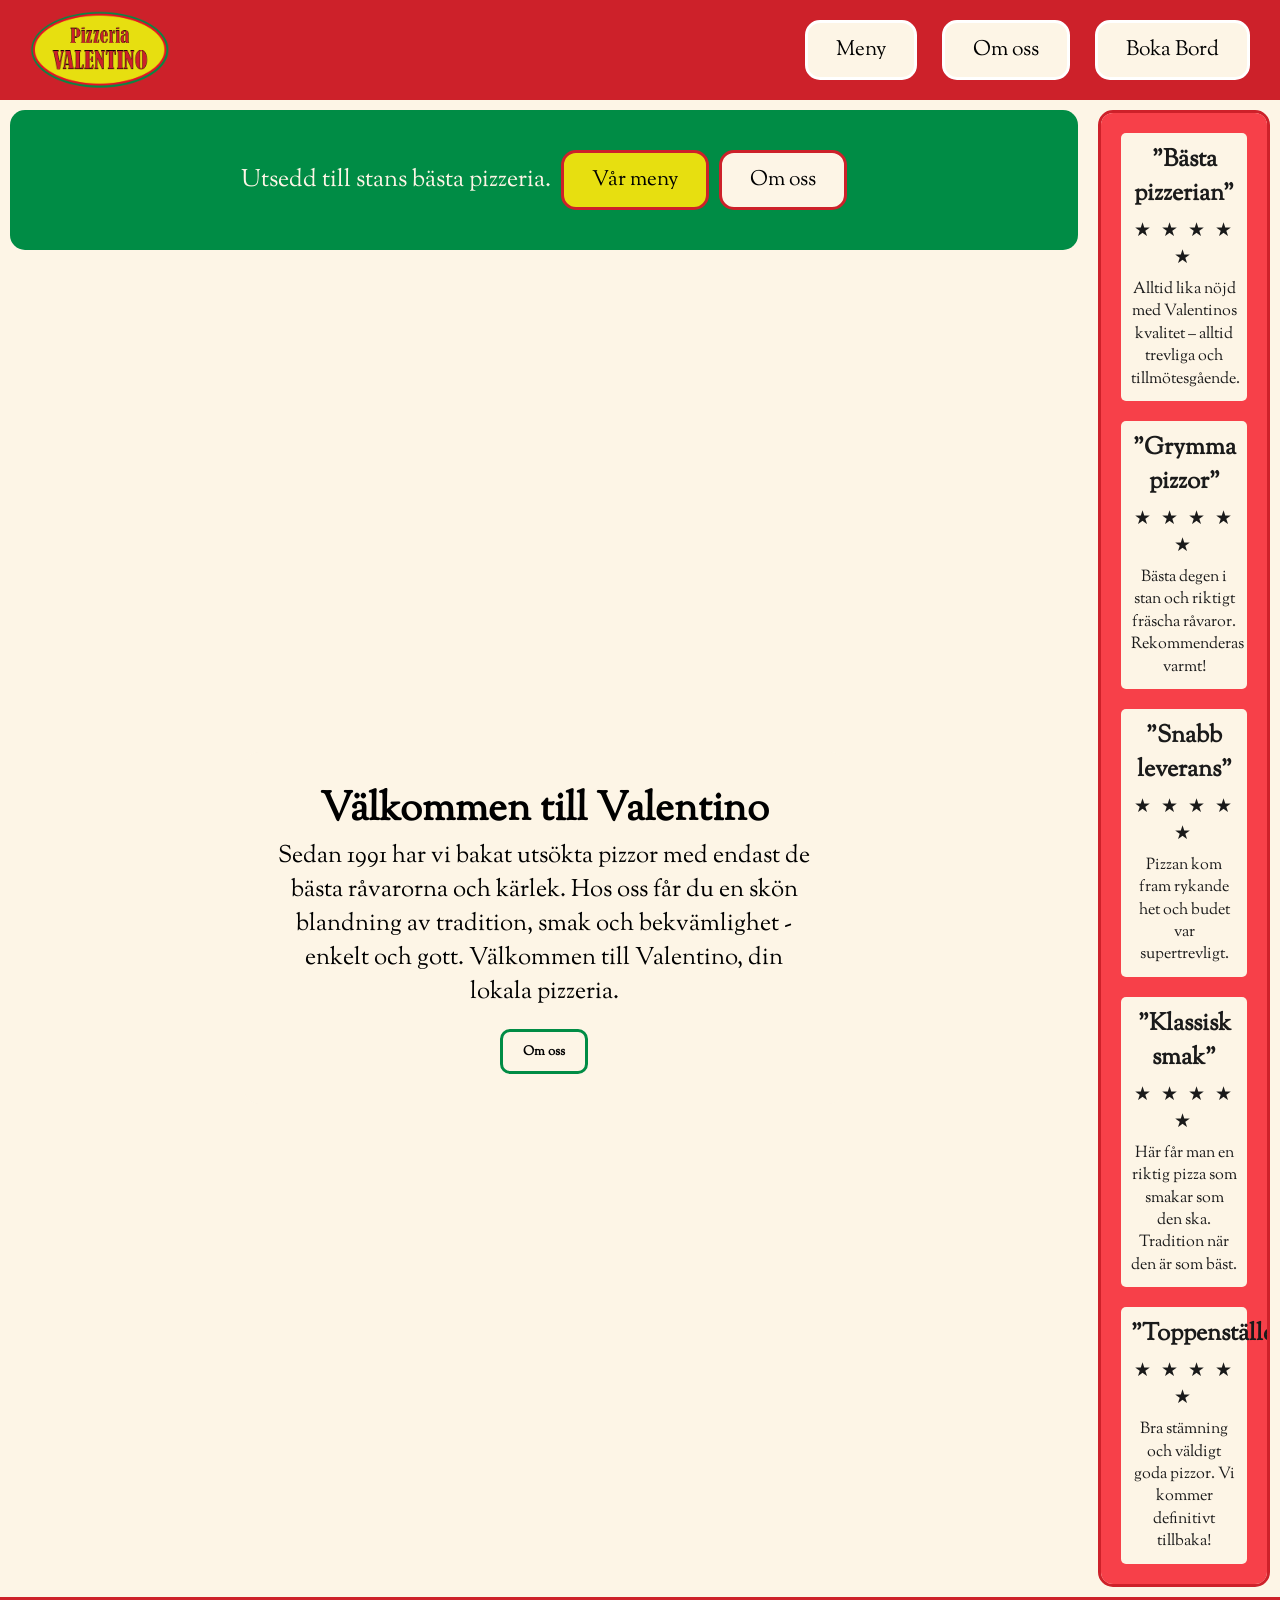
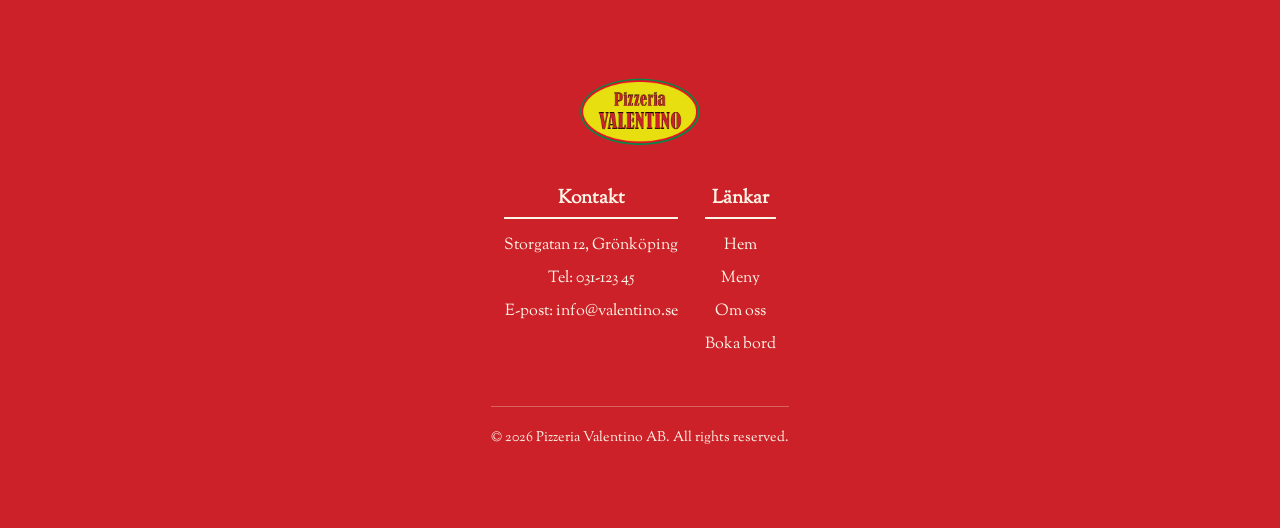
<file: index.html>
<!DOCTYPE html>
<html lang="sv">
<head>
    <meta charset="UTF-8">
    <meta name="viewport" content="width=device-width, initial-scale=1.0">
    <link rel="stylesheet" href="css/style.css">
    <title>Pizzeria Valentino</title>

    <link rel="preconnect" href="https://fonts.googleapis.com">
    <link rel="preconnect" href="https://fonts.gstatic.com" crossorigin>
    <link href="https://fonts.googleapis.com/css2?family=Sorts+Mill+Goudy:ital@0;1&display=swap" rel="stylesheet">
</head>




<body>
    <div class="wrapper">
        <header>
            <a href="index.html" class="logo-link">
                <img src="img/Logotyp.png" alt="Logotyp">
            </a>

            <nav class="desktop-nav">
                <button class="nav-button" onclick="window.location.href='meny.html'">Meny</button>
                <button class="nav-button" onclick="window.location.href='om-oss.html'">Om oss</button>
                <button class="nav-button" onclick="window.location.href='boka-bord.html'">Boka Bord</button>
            </nav>

            <button class="menu-button">☰</button>
        </header>
        <section class="top-section-background">
        <section class="top-section">
            <h2>Utsedd till stans bästa pizzeria.</h2>
            <button id="topsection-order-button" onclick="window.location.href='meny.html'">Vår meny</button>
            <button id="topsection-call-button" onclick="window.location.href='om-oss.html'">Om oss</button>
        </section>
        </section>  

        


        <main>
            <div class="main-content">
                <h1>Välkommen till Valentino</h1>
                <p>Sedan 1991 har vi bakat utsökta pizzor med endast de bästa råvarorna och kärlek. Hos oss får du en skön blandning av tradition, smak
                    och bekvämlighet - enkelt och gott. Välkommen till Valentino, din lokala pizzeria.</p>
                <button id="main-button" onclick="window.location.href='om-oss.html'">Om oss</button>
            </div>
        </main>
        <section id="aside-background">
        <aside class="aside">
            <div class="review-card">
                <h2>"Bästa pizzerian"</h2>
                <div class="stars">★ ★ ★ ★ ★</div>
                <p>Alltid lika nöjd med Valentinos kvalitet – alltid trevliga och tillmötesgående.</p>
            </div>
        
            <div class="review-card">
                <h2>"Grymma pizzor"</h2>
                <div class="stars">★ ★ ★ ★ ★</div>
                <p>Bästa degen i stan och riktigt fräscha råvaror. Rekommenderas varmt!</p>
            </div>
        
            <div class="review-card">
                <h2>"Snabb leverans"</h2>
                <div class="stars">★ ★ ★ ★ ★</div>
                <p>Pizzan kom fram rykande het och budet var supertrevligt.</p>
            </div>
        
            <div class="review-card">
                <h2>"Klassisk smak"</h2>
                <div class="stars">★ ★ ★ ★ ★</div>
                <p>Här får man en riktig pizza som smakar som den ska. Tradition när den är som bäst.</p>
            </div>
        
            <div class="review-card">
                <h2>"Toppenställe!"</h2>
                <div class="stars">★ ★ ★ ★ ★</div>
                <p>Bra stämning och väldigt goda pizzor. Vi kommer definitivt tillbaka!</p>
            </div>
        </aside>
        </section>
        <footer>
            <div class="footer-container">
                <div class="footer-logo">
                    <img src="img/Logotyp.png" alt="Pizzeria Valentino Logotyp">
                </div>
            
                <div class="footer-content">
                    <div class="footer-column">
                        <h3>Kontakt</h3>
                        <p>Storgatan 12, Grönköping</p>
                        <p>Tel: 031-123 45</p>
                        <p>E-post: info@valentino.se</p>
                    </div>
            
                    <div class="footer-column">
                        <h3>Länkar</h3>
                        <a href="index.html">Hem</a>
                        <a href="meny.html">Meny</a>
                        <a href="om-oss.html">Om oss</a>
                        <a href="boka-bord.html">Boka bord</a>
                    </div>
                </div>
            
                <div class="footer-copyright">
                    <p>© 2026 Pizzeria Valentino AB. All rights reserved.</p>
                </div>
            </div>
        </footer>
    </div>

    <div class="fade-layer"></div>
    <nav class="menu">
        <button class="mobile-nav-button" onclick="window.location.href='meny.html'">Meny</button>
        <button class="mobile-nav-button" onclick="window.location.href='om-oss.html'">Om oss</button>
        <button class="mobile-nav-button" onclick="window.location.href='boka-bord.html'">Boka bord</button>
    </nav>

    <script src="js/main.js"></script>
</body>
</html>
</file>
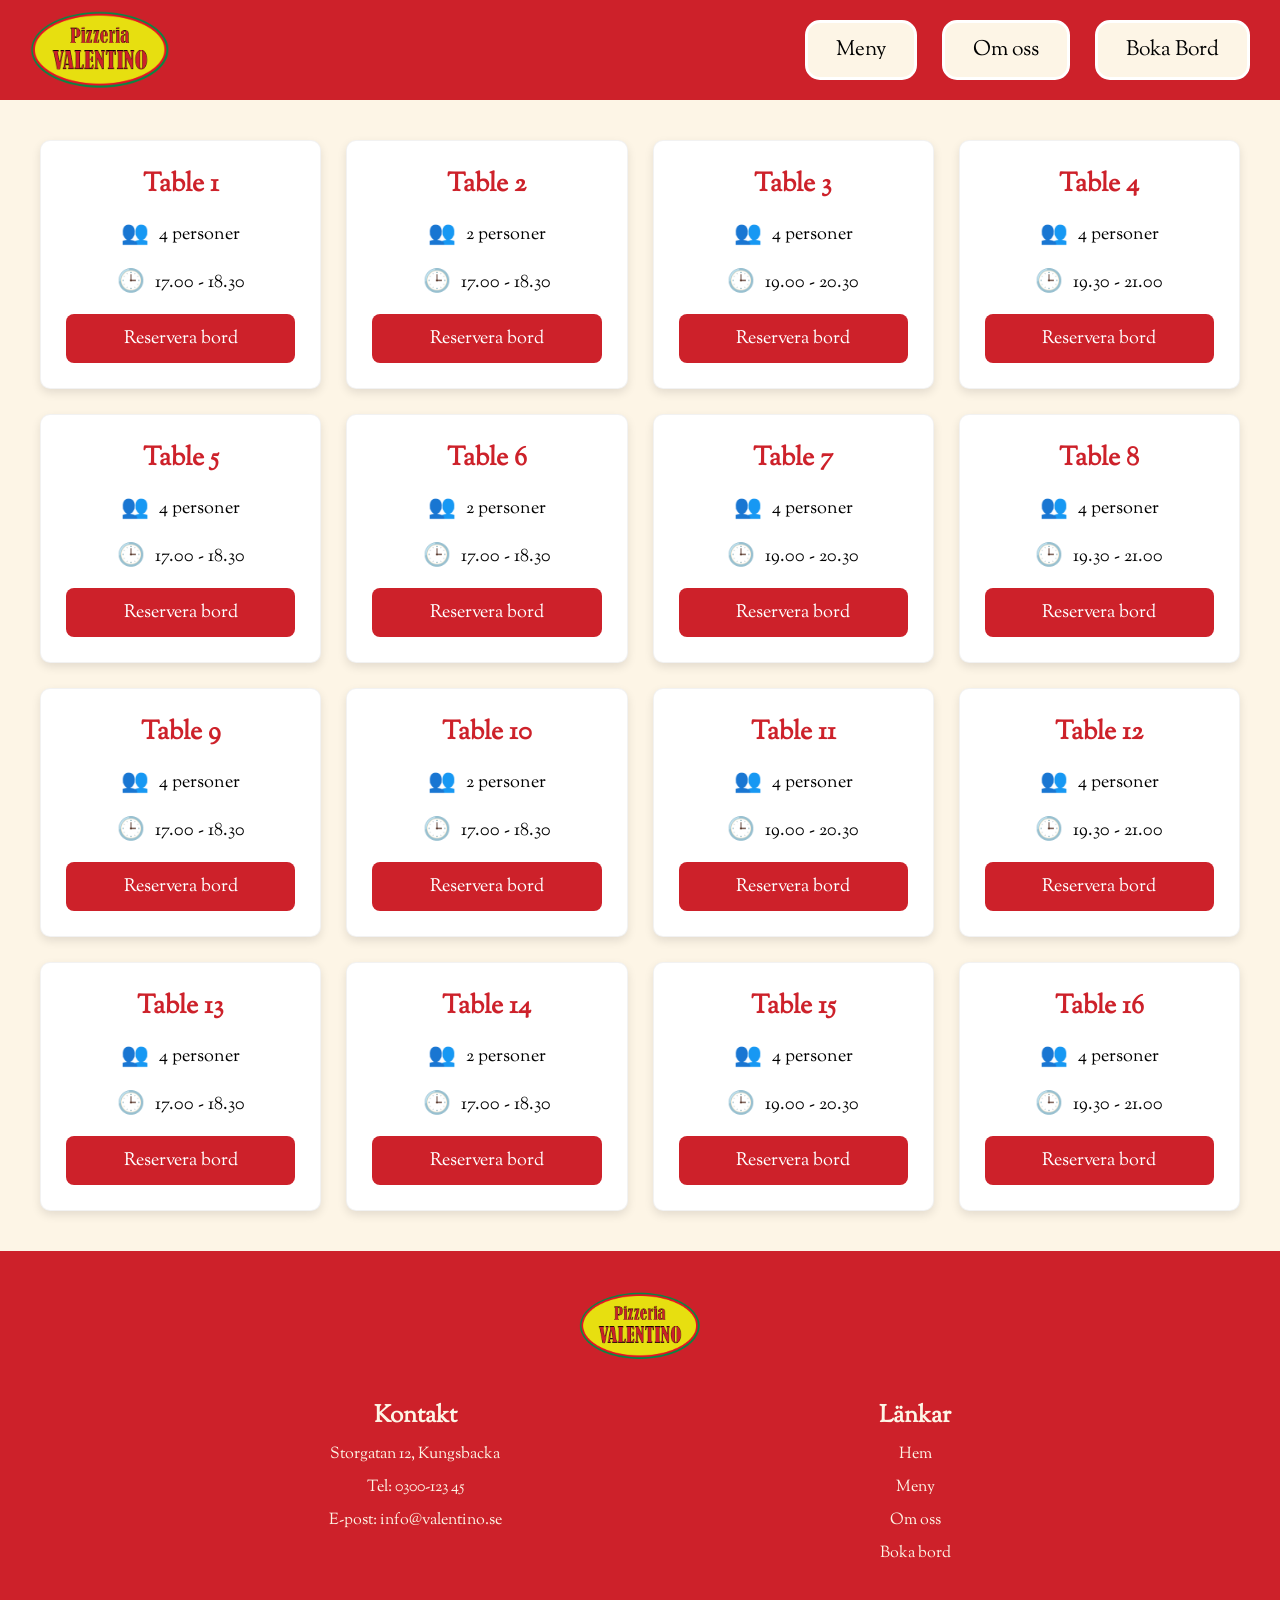
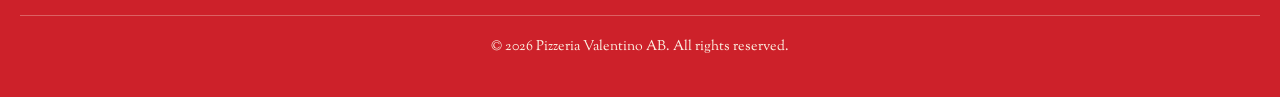
<file: boka-bord.html>
<!DOCTYPE html>
<html lang="sv">
<head>
    <meta charset="UTF-8">
    <meta name="viewport" content="width=device-width, initial-scale=1.0">
    <title>Boka bord - Pizzeria Valentino</title>
    <link rel="stylesheet" href="css/style-boka-bord.css">
    <link rel="preconnect" href="https://fonts.googleapis.com">
    <link rel="preconnect" href="https://fonts.gstatic.com" crossorigin>
    <link href="https://fonts.googleapis.com/css2?family=Sorts+Mill+Goudy:ital@0;1&display=swap" rel="stylesheet">
</head>
<body>
    <div class="wrapper">
        <header>
            <a href="index.html" class="logo-link">
                <img src="img/Logotyp.png" alt="Logotyp">
            </a>
            <nav class="desktop-nav">
                <button class="nav-button" onclick="window.location.href='meny.html'">Meny</button>
                <button class="nav-button" onclick="window.location.href='om-oss.html'">Om oss</button>
                <button class="nav-button" onclick="window.location.href='boka-bord.html'">Boka Bord</button>
            </nav>
            <button class="menu-button">☰</button>
        </header>

        <main>
            <div class="reservation-grid">
                <section class="reservation-card">
                    <h1>Table 1</h1>
                    <div class="info-row">
                        <span>👥</span>
                        <p>4 personer</p>
                    </div>
                    <div class="info-row">
                        <span>🕒</span>
                        <p>17.00 - 18.30</p>
                    </div>
                    <button class="reserve-btn">Reservera bord</button>
                </section>
                <section class="reservation-card">
                    <h1>Table 2</h1>
                    <div class="info-row">
                        <span>👥</span>
                        <p>2 personer</p>
                    </div>
                    <div class="info-row">
                        <span>🕒</span>
                        <p>17.00 - 18.30</p>
                    </div>
                    <button class="reserve-btn">Reservera bord</button>
                </section>
                <section class="reservation-card">
                    <h1>Table 3</h1>
                    <div class="info-row">
                        <span>👥</span>
                        <p>4 personer</p>
                    </div>
                    <div class="info-row">
                        <span>🕒</span>
                        <p>19.00 - 20.30</p>
                    </div>
                    <button class="reserve-btn">Reservera bord</button>
                </section>
                <section class="reservation-card">
                    <h1>Table 4</h1>
                    <div class="info-row">
                        <span>👥</span>
                        <p>4 personer</p>
                    </div>
                    <div class="info-row">
                        <span>🕒</span>
                        <p>19.30 - 21.00</p>
                    </div>
                    <button class="reserve-btn">Reservera bord</button>
                </section>

                <section class="reservation-card">
                    <h1>Table 5</h1>
                    <div class="info-row">
                        <span>👥</span>
                        <p>4 personer</p>
                    </div>
                    <div class="info-row">
                        <span>🕒</span>
                        <p>17.00 - 18.30</p>
                    </div>
                    <button class="reserve-btn">Reservera bord</button>
                </section>
                <section class="reservation-card">
                    <h1>Table 6</h1>
                    <div class="info-row">
                        <span>👥</span>
                        <p>2 personer</p>
                    </div>
                    <div class="info-row">
                        <span>🕒</span>
                        <p>17.00 - 18.30</p>
                    </div>
                    <button class="reserve-btn">Reservera bord</button>
                </section>
                <section class="reservation-card">
                    <h1>Table 7</h1>
                    <div class="info-row">
                        <span>👥</span>
                        <p>4 personer</p>
                    </div>
                    <div class="info-row">
                        <span>🕒</span>
                        <p>19.00 - 20.30</p>
                    </div>
                    <button class="reserve-btn">Reservera bord</button>
                </section>
                <section class="reservation-card">
                    <h1>Table 8</h1>
                    <div class="info-row">
                        <span>👥</span>
                        <p>4 personer</p>
                    </div>
                    <div class="info-row">
                        <span>🕒</span>
                        <p>19.30 - 21.00</p>
                    </div>
                    <button class="reserve-btn">Reservera bord</button>
                </section>

                <section class="reservation-card">
                    <h1>Table 9</h1>
                    <div class="info-row">
                        <span>👥</span>
                        <p>4 personer</p>
                    </div>
                    <div class="info-row">
                        <span>🕒</span>
                        <p>17.00 - 18.30</p>
                    </div>
                    <button class="reserve-btn">Reservera bord</button>
                </section>
                <section class="reservation-card">
                    <h1>Table 10</h1>
                    <div class="info-row">
                        <span>👥</span>
                        <p>2 personer</p>
                    </div>
                    <div class="info-row">
                        <span>🕒</span>
                        <p>17.00 - 18.30</p>
                    </div>
                    <button class="reserve-btn">Reservera bord</button>
                </section>
                <section class="reservation-card">
                    <h1>Table 11</h1>
                    <div class="info-row">
                        <span>👥</span>
                        <p>4 personer</p>
                    </div>
                    <div class="info-row">
                        <span>🕒</span>
                        <p>19.00 - 20.30</p>
                    </div>
                    <button class="reserve-btn">Reservera bord</button>
                </section>
                <section class="reservation-card">
                    <h1>Table 12</h1>
                    <div class="info-row">
                        <span>👥</span>
                        <p>4 personer</p>
                    </div>
                    <div class="info-row">
                        <span>🕒</span>
                        <p>19.30 - 21.00</p>
                    </div>
                    <button class="reserve-btn">Reservera bord</button>
                </section>

                <section class="reservation-card">
                    <h1>Table 13</h1>
                    <div class="info-row">
                        <span>👥</span>
                        <p>4 personer</p>
                    </div>
                    <div class="info-row">
                        <span>🕒</span>
                        <p>17.00 - 18.30</p>
                    </div>
                    <button class="reserve-btn">Reservera bord</button>
                </section>
                <section class="reservation-card">
                    <h1>Table 14</h1>
                    <div class="info-row">
                        <span>👥</span>
                        <p>2 personer</p>
                    </div>
                    <div class="info-row">
                        <span>🕒</span>
                        <p>17.00 - 18.30</p>
                    </div>
                    <button class="reserve-btn">Reservera bord</button>
                </section>
                <section class="reservation-card">
                    <h1>Table 15</h1>
                    <div class="info-row">
                        <span>👥</span>
                        <p>4 personer</p>
                    </div>
                    <div class="info-row">
                        <span>🕒</span>
                        <p>19.00 - 20.30</p>
                    </div>
                    <button class="reserve-btn">Reservera bord</button>
                </section>
                <section class="reservation-card">
                    <h1>Table 16</h1>
                    <div class="info-row">
                        <span>👥</span>
                        <p>4 personer</p>
                    </div>
                    <div class="info-row">
                        <span>🕒</span>
                        <p>19.30 - 21.00</p>
                    </div>
                    <button class="reserve-btn">Reservera bord</button>
                </section>
            </div>
        </main>

        <footer>
            <div class="footer-logo">
                <img src="img/Logotyp.png" alt="Pizzeria Valentino Logotyp">
            </div>
            <div class="footer-content">
                <div class="footer-column">
                    <h2>Kontakt</h2>
                    <p>Storgatan 12, Kungsbacka</p>
                    <p>Tel: 0300-123 45</p>
                    <p>E-post: info@valentino.se</p>
                </div>
                <div class="footer-column">
                    <h2>Länkar</h2>
                    <a href="index.html">Hem</a>
                    <a href="meny.html">Meny</a>
                    <a href="om-oss.html">Om oss</a>
                    <a href="boka-bord.html">Boka bord</a>
                </div>
            </div>
            <div class="footer-copyright">
                <p>© 2026 Pizzeria Valentino AB. All rights reserved.</p>
            </div>
        </footer>
    </div>

    <div class="fade-layer"></div>
    <nav class="menu">
        <button class="mobile-nav-button" onclick="window.location.href='meny.html'">Meny</button>
        <button class="mobile-nav-button" onclick="window.location.href='om-oss.html'">Om oss</button>
        <button class="mobile-nav-button" onclick="window.location.href='boka-bord.html'">Boka bord</button>
    </nav>

    <script src="js/main.js"></script>
</body>
</html>
</file>
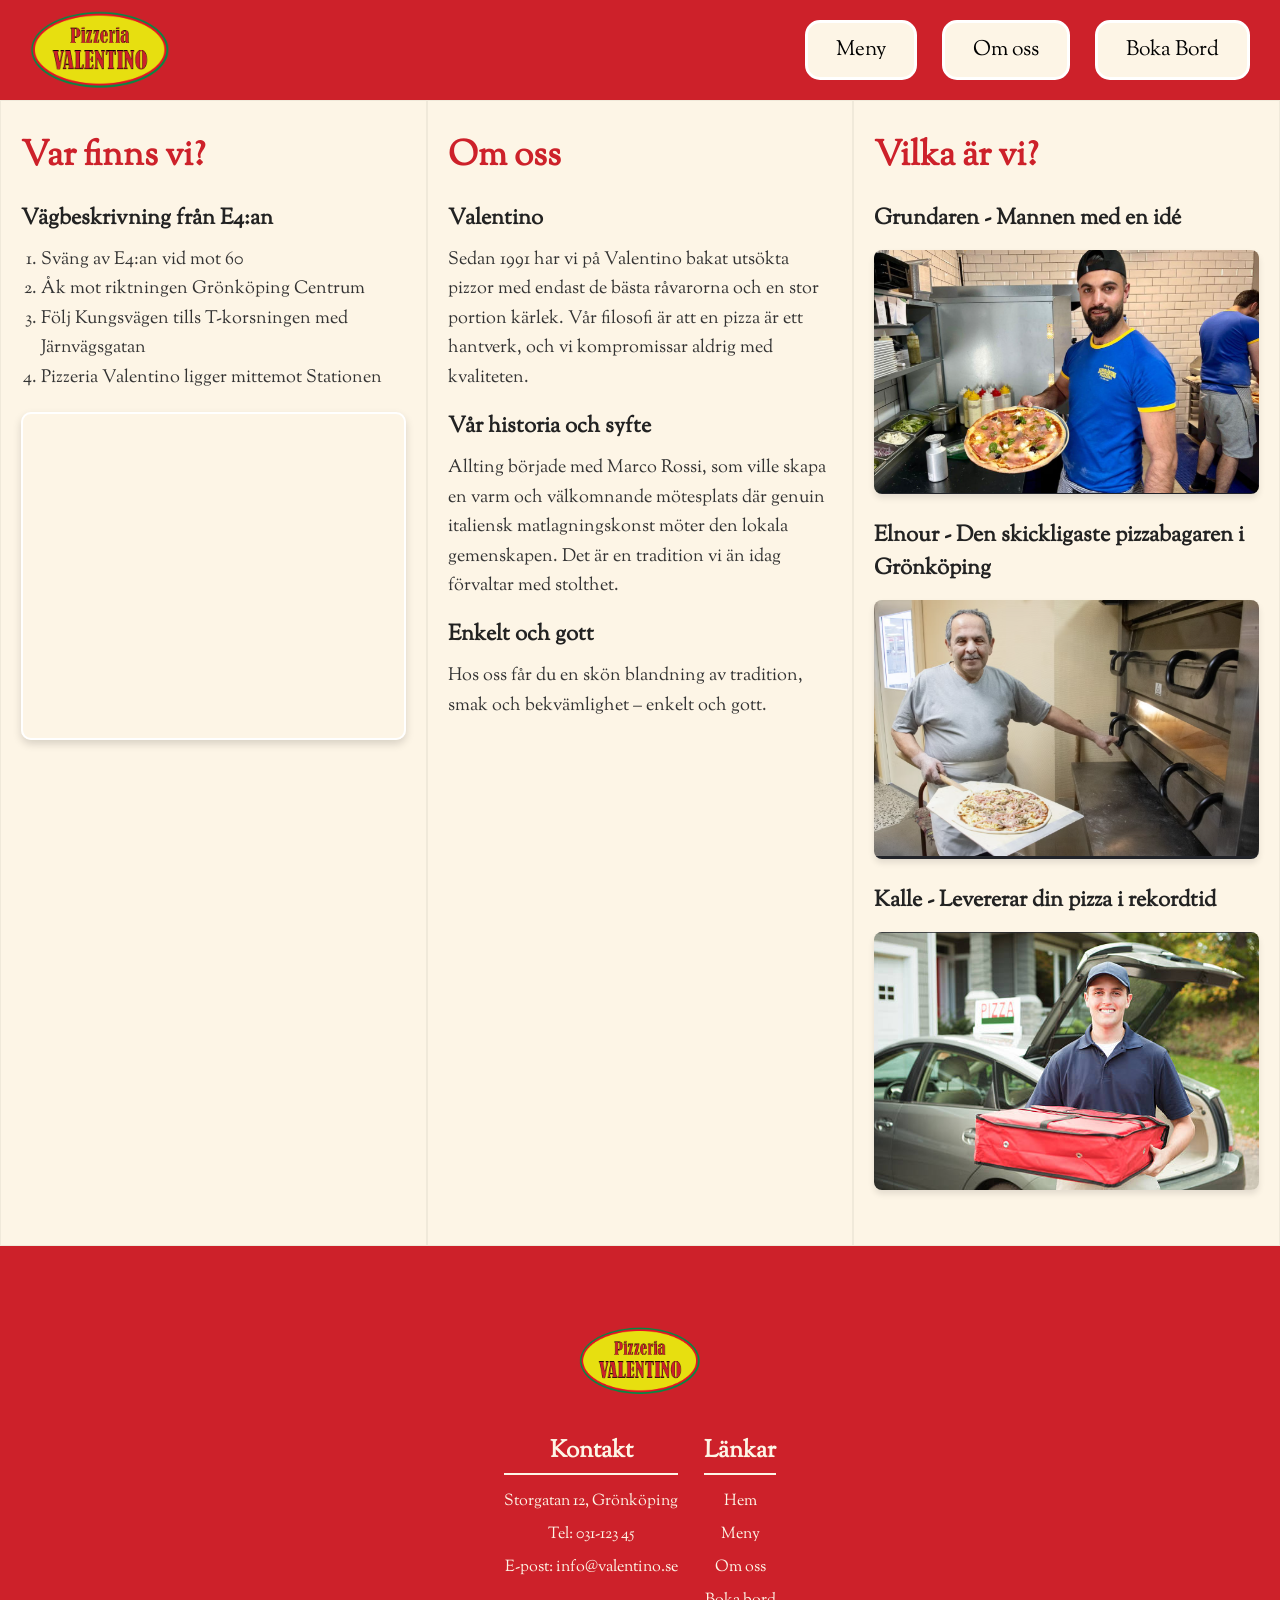
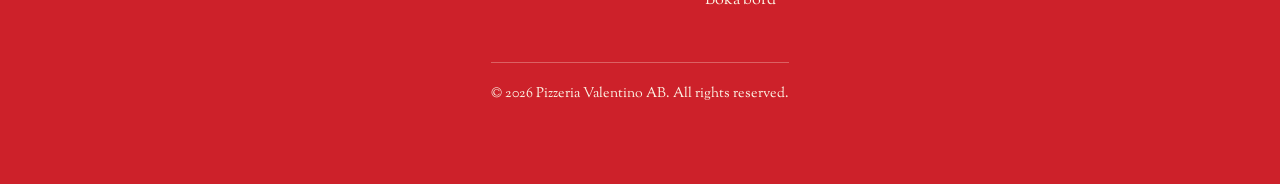
<file: om-oss.html>
<!DOCTYPE html>
<html lang="sv">
<head>
    <meta charset="UTF-8">
    <meta name="viewport" content="width=device-width, initial-scale=1.0">
    <title>Pizzeria Valentino</title>
    <link rel="stylesheet" href="css/style-om-oss.css">
    <link rel="preconnect" href="https://fonts.googleapis.com">
    <link rel="preconnect" href="https://fonts.gstatic.com" crossorigin>
    <link href="https://fonts.googleapis.com/css2?family=Sorts+Mill+Goudy:ital@0;1&display=swap" rel="stylesheet">
</head>
<body>
    <div class="wrapper">
        <header>
            <a href="index.html" class="logo-link">
                <img src="img/Logotyp.png" alt="Logotyp">
            </a>
            <nav class="desktop-nav">
                <button class="nav-button" onclick="window.location.href='meny.html'">Meny</button>
                <button class="nav-button" onclick="window.location.href='om-oss.html'">Om oss</button>
                <button class="nav-button" onclick="window.location.href='boka-bord.html'">Boka Bord</button>
            </nav>
            <button class="menu-button">☰</button>
        </header>

        <main>
            <section id="var-finns-vi" class="main-thirds">
                <h1>Var finns vi?</h1>
                <h2>Vägbeskrivning från E4:an</h2>
                <ol>
                    <li>Sväng av E4:an vid mot 60</li>
                    <li>Åk mot riktningen Grönköping Centrum</li>
                    <li>Följ Kungsvägen tills T-korsningen med Järnvägsgatan</li>
                    <li>Pizzeria Valentino ligger mittemot Stationen</li>
                </ol>
                <div class="map-container">
                    <iframe src="https://www.google.com/maps/embed?pb=!1m18!1m12!1m3!1d2034.3039860455005!2d15.145805777048383!3d58.32709299092499!2m3!1f0!2f0!3f0!3m2!1i1024!2i768!4f13.1!3m3!1m2!1s0x46595679bb084931%3A0xf40f666b2a0957f8!2sValentino%20Mj%C3%B6lby!5e0!3m2!1ssv!2sse!4v1714640000000!5m2!1ssv!2sse" 
                        width="100%" 
                        height="320" 
                        style="border:0;" 
                        allowfullscreen="" 
                        loading="lazy" 
                        referrerpolicy="no-referrer-when-downgrade">
                    </iframe>
                </div>
            </section>
            
            <section id="om-oss" class="main-thirds">
                <h1>Om oss</h1>
                <h2>Valentino</h2>
                <p>Sedan 1991 har vi på Valentino bakat utsökta pizzor med endast de bästa råvarorna och en stor portion kärlek. Vår filosofi är att en pizza är ett hantverk, och vi kompromissar aldrig med kvaliteten.</p>

                <h2>Vår historia och syfte</h2>
                <p>Allting började med Marco Rossi, som ville skapa en varm och välkomnande mötesplats där genuin italiensk matlagningskonst möter den lokala gemenskapen. Det är en tradition vi än idag förvaltar med stolthet.</p>

                <h2>Enkelt och gott</h2>
                <p>Hos oss får du en skön blandning av tradition, smak och bekvämlighet – enkelt och gott.</p>
            </section>

            <section id="vilka-ar-vi" class="main-thirds">
                <h1>Vilka är vi?</h1>
                <h2>Grundaren - Mannen med en idé</h2>
                <div class="image-container">
                    <img src="img/Marco-Rossi-grundare.png" alt="Image of Marco Rossi">
                </div>

                <h2>Elnour - Den skickligaste pizzabagaren i Grönköping</h2>
                <div class="image-container">
                    <img src="img/Elnour-Pizzabagare.png" alt="Image of Elnour">
                </div>

                <h2>Kalle - Levererar din pizza i rekordtid</h2>
                <div class="image-container">
                    <img src="img/Anders-Pizzabud.png" alt="Image of Kalle">
                </div>
            </section>
        </main>

        <footer>
            <div class="footer-container">
                <div class="footer-logo">
                    <img src="img/Logotyp.png" alt="Pizzeria Valentino Logotyp">
                </div>
            
                <div class="footer-content">
                    <div class="footer-column">
                        <h2>Kontakt</h2>
                        <p>Storgatan 12, Grönköping</p>
                        <p>Tel: 031-123 45</p>
                        <p>E-post: info@valentino.se</p>
                    </div>
            
                    <div class="footer-column">
                        <h2>Länkar</h2>
                        <a href="index.html">Hem</a>
                        <a href="meny.html">Meny</a>
                        <a href="om-oss.html">Om oss</a>
                        <a href="boka-bord.html">Boka bord</a>
                    </div>
                </div>
            
                <div class="footer-copyright">
                    <p>© 2026 Pizzeria Valentino AB. All rights reserved.</p>
                </div>
            </div>
        </footer>
    </div>
    </div>

    <div class="fade-layer"></div>
    <nav class="menu">
        <button class="mobile-nav-button" onclick="window.location.href='meny.html'">Meny</button>
        <button class="mobile-nav-button" onclick="window.location.href='om-oss.html'">Om oss</button>
        <button class="mobile-nav-button" onclick="window.location.href='boka-bord.html'">Boka bord</button>
    </nav>

    <script src="js/main.js"></script>
</body>
</html>
</file>
<file: css/style.css>
* {
    margin: 0;
    padding: 0;
    box-sizing: border-box;
}

nav, .menu-button, .menu, .nav-button, .mobile-nav-button, .top-section, .top-section button, main h1, main p {
    font-family: 'Sorts Mill Goudy', serif;
}


.nav-button, .mobile-nav-button {
    background-color: #FDF5E6;
    color: black;
    border: 3px solid white;
    border-radius: 15px;
    padding: 12px 28px; 
    font-size: 1.3rem; 
    font-weight: 400;
    cursor: pointer;
    transition: all 0.3s ease;
}

.nav-button:hover, .mobile-nav-button:hover {
    background-color: #cd212a;
    color: white;
}


.wrapper {
    width: 100%;
    display: grid;
    min-height: 100vh;
    grid-template-columns: 1fr;

    grid-template-rows: min-content auto 1fr auto auto;
    grid-template-areas: 
        "hd" 
        "tp" 
        "mn" 
        "as" 
        "ft";
}


header {
    grid-area: hd;
    height: 100px;
    background-color: #cd212a;
    display: flex;
    justify-content: space-between;
    align-items: center;
    padding: 15px 30px; 
    position: relative;
    z-index: 100; 
}

header .logo-link img {
    height: 80px; 
    width: auto;
    display: block;
}

.menu-button {
    background: none;
    border: none;
    color: white;
    font-size: 2.5rem;
    cursor: pointer;
    display: none;
}


.top-section-background {
    grid-area: tp;
    background-color: #FDF5E6;
}
.top-section { 
    display: flex;
    
    background-color: #008C45; 
    color: #FDF5E6;
    padding: 40px 20px; 
    align-content: center;
    justify-content: center;
    align-items: center;
    margin: 10px;
    border-radius: 15px;
    gap: 10px;

}

.top-section h2 {
    font-size: 1.5rem;
    font-weight: 500;
}

.top-section button {

    border-radius: 15px;
    border: 3px solid #cd212a;
    padding: 12px 28px; 
    font-size: 1.3rem; 
    font-weight: 400;
    cursor: pointer;
    transition: all 0.3s ease;
}

#topsection-order-button {
    background-color: #e7df10;
}
#topsection-call-button {
    background-color: #FDF5E6;
}

.top-section button:hover, #topsection-order-button:hover, #topsection-call-button:hover{
    background-color: #008C45;
    color: #FDF5E6;
    border: 3px solid #FDF5E6;
}




main { 
    grid-area: mn; 
    background-color: #FDF5E6;
    min-height: 400px; 
    height: 100%; 
    background-image: url('../img/mainBackgroundMobile.png'); 
    background-size: cover;      
    background-position: center; 
    background-repeat: no-repeat;
    display: flex;
    flex-direction: column;
    justify-content: center; 
    align-items: center;    
    text-align: center;
    padding: 20px;
}

.main-content {
    background-color: #FDF5E6; 
    padding: 30px;
    border-radius: 15px;
    max-width: 600px;
}

.main-content h1 {
    font-size: 2.5rem;
}

.main-content p {
    font-weight: 400;
    font-size: 1.5rem;
}

#main-button {
    background-color: #FDF5E6;
    color: black;
    border: 3px solid #008C45;
    border-radius: 10px;
    padding: 10px 20px;
    font-family: 'Sorts Mill Goudy', serif;
    font-weight: 600;
    cursor: pointer;
    margin-top: 20px;
    transition: 0.2s ease;
}

#main-button:hover {
    background-color: #e7df10;
}



#aside-background {
    grid-area: as;
    background-color: #FDF5E6;
}


.aside { 
    display: flex;
    background-color: #f74049; 
    border: 3px solid #cd212a;
    margin: 10px;
    border-radius: 15px;
    flex-direction: column;
    align-content: space-evenly;
}

.review-card {
    background-color: #FDF5E6; 
    padding: 10px;
    border-radius: 5px; 
    text-align: center;
    font-family: 'Sorts Mill Goudy', serif;
    color: #1a1a1a;
    display: flex;
    flex-direction: column;
    gap: 7px;
}

.review-card h3 {
    font-size: 1.4rem;
    font-weight: 800;
}

.review-card .stars {
    font-size: 1.2rem;
    letter-spacing: 3px;
}

.review-card p {
    font-size: 1rem;
    line-height: 1.4;
}


footer {
    grid-area: ft;
    background-color: #cd212a;
    color: #FDF5E6;
    padding: 40px 20px; 
    display: flex;
    flex-direction: column;
    align-items: center;
    gap: 30px;
    font-family: 'Sorts Mill Goudy', serif;
}

.footer-container {
    background-color: #cd212a;
    color: #FDF5E6;
    padding: 40px 20px; 
    display: flex;
    flex-direction: column;
    align-items: center;
    gap: 30px;
    font-family: 'Sorts Mill Goudy', serif;
    
}

.footer-logo img {
    height: 70px; 
    width: auto;
}

.footer-content {
    width: 100%;
    max-width: 1000px;
    display: flex;
    justify-content: space-around; 
    text-align: center;
}

.footer-column {
    display: flex;
    flex-direction: column;
    gap: 10px;
}

.footer-column h3 {
    border-bottom: 2px solid #FDF5E6;
    padding-bottom: 5px;
    margin-bottom: 5px;
}

.footer-column a {
    color: #FDF5E6;
    text-decoration: none;
    transition: opacity 0.3s;
}

.footer-column a:hover {
    opacity: 0.7;
}

.footer-copyright {
    margin-top: 20px;
    font-size: 0.9rem;
    border-top: 1px solid rgba(253, 245, 230, 0.3);
    padding-top: 20px;
    width: 100%;
    text-align: center;
}

/*Mobil*/
@media (max-width: 768px) {
    .desktop-nav { display: none; }
    .menu-button { display: block; }

    .fade-layer {
        position: fixed;
        top: 0;
        left: 0;
        width: 100%;
        height: 100%;
        background: rgba(0,0,0,0.6);
        z-index: 150; 
        display: none;
        pointer-events: auto;
    }

    .fade-layer.visible {
        display: block;
    }

    .menu {
        display: flex;
        flex-direction: column;
        gap: 15px;
        position: fixed;
        top: 0;
        right: -280px;
        width: 250px;
        height: 100%;
        background-color: #cd212a;
        padding: 100px 20px;
        transition: 0.4s;
        z-index: 200; 
        box-shadow: -5px 0 15px rgba(0,0,0,0.3);
    }

    .menu.show {
        right: 0;
    }
    
    .mobile-nav-button {
        width: 100%;
        font-size: 1.1rem; 
    }

    aside {
        grid-area: as;
        display: grid;
        grid-template-columns: 1fr 1fr;
        gap: 15px;
        padding: 20px;
        background-color: #FDF5E6;
    }

    .footer-content {
        flex-direction: column;
        gap: 30px;
    }
    
}

/*Desktop*/
@media (min-width: 769px) {
    .wrapper {
        grid-template-columns: 1fr 20% 15%;
        grid-template-rows: 100px 160px 1fr auto;
        grid-template-areas: 
            'hd hd hd'
            'tp tp as'
            'mn mn as'
            'ft ft ft';
    }
    .desktop-nav { 
        display: flex; 
        gap: 25px; 
    }

    main {
        
        background-image: url('../img/mainBackgroundDesktop3.png'); 
    }

    aside {
        grid-area: as;
        grid-row: 2 / 4; 
        flex-direction: column;
        gap: 20px;
        padding: 20px;
        background-color: #00008b; 
        overflow-y: auto; 
    }
    .menu { display: none; }
    .fade-layer { display: none !important; }
}
</file>
<file: css/style-boka-bord.css>
* {
    margin: 0;
    padding: 0;
    box-sizing: border-box;
}

body {
    background-color: #FDF5E6;
}

nav, .menu-button, .menu, .nav-button, .mobile-nav-button, header, footer, .reservation-card, button {
    font-family: 'Sorts Mill Goudy', serif;
}

.wrapper {
    width: 100%;
    display: grid;
    min-height: 100vh;
    grid-template-columns: 1fr;
    grid-template-rows: min-content 1fr auto;
    grid-template-areas: 
        "hd"
        "mn"
        "ft";
}

header {
    grid-area: hd;
    height: 100px;
    background-color: #cd212a;
    display: flex;
    justify-content: space-between;
    align-items: center;
    padding: 15px 30px;
    position: relative;
    z-index: 100;
}

header .logo-link img {
    height: 80px;
    width: auto;
    display: block;
}

.nav-button, .mobile-nav-button {
    background-color: #FDF5E6;
    color: black;
    border: 3px solid white;
    border-radius: 15px;
    padding: 12px 28px;
    font-size: 1.3rem;
    font-weight: 400;
    cursor: pointer;
    transition: all 0.3s ease;
}

.nav-button:hover, .mobile-nav-button:hover {
    background-color: #cd212a;
    color: white;
}

.desktop-nav {
    display: flex;
    gap: 25px;
}

.menu-button {
    background: none;
    border: none;
    color: white;
    font-size: 2.5rem;
    cursor: pointer;
    display: none;
}

main {
    grid-area: mn;
    padding: 40px 20px;
}

.reservation-grid {
    display: grid;
    grid-template-columns: repeat(4, 1fr);
    gap: 25px;
    max-width: 1200px;
    margin: 0 auto;
}

.reservation-card {
    background-color: white;
    border-radius: 10px;
    padding: 25px;
    text-align: center;
    box-shadow: 0 4px 10px rgba(0, 0, 0, 0.1);
    display: flex;
    flex-direction: column;
    gap: 15px;
    border: 1px solid rgba(0,0,0,0.05);
}

.reservation-card h1 {
    font-size: 1.6rem;
    color: #cd212a;
}

.info-row {
    display: flex;
    justify-content: center;
    align-items: center;
    gap: 10px;
    font-size: 1.15rem;
}

.info-row span {
    font-size: 1.4rem;
}

.reserve-btn {
    background-color: #cd212a;
    color: white;
    border: none;
    padding: 12px;
    border-radius: 8px;
    font-size: 1.1rem;
    cursor: pointer;
    transition: 0.3s;
    margin-top: auto;
}

.reserve-btn:hover {
    background-color: #a7171f;
    transform: scale(1.02);
}

/* Dölj hamburgermenyn och dess lager på desktop */
.menu, .fade-layer {
    display: none;
}

footer {
    grid-area: ft;
    background-color: #cd212a;
    color: #FDF5E6;
    padding: 40px 20px; 
    display: flex;
    flex-direction: column;
    align-items: center;
    gap: 30px;
    font-family: 'Sorts Mill Goudy', serif;
}

.footer-container {
    background-color: #cd212a;
    color: #FDF5E6;
    padding: 40px 20px; 
    display: flex;
    flex-direction: column;
    align-items: center;
    gap: 30px;
    font-family: 'Sorts Mill Goudy', serif;
    
}

.footer-logo img {
    height: 70px; 
    width: auto;
}

.footer-content {
    width: 100%;
    max-width: 1000px;
    display: flex;
    justify-content: space-around; 
    text-align: center;
}

.footer-column {
    display: flex;
    flex-direction: column;
    gap: 10px;
}

.footer-column h3 {
    border-bottom: 2px solid #FDF5E6;
    padding-bottom: 5px;
    margin-bottom: 5px;
}

.footer-column a {
    color: #FDF5E6;
    text-decoration: none;
    transition: opacity 0.3s;
}

.footer-column a:hover {
    opacity: 0.7;
}

.footer-copyright {
    margin-top: 20px;
    font-size: 0.9rem;
    border-top: 1px solid rgba(253, 245, 230, 0.3);
    padding-top: 20px;
    width: 100%;
    text-align: center;
}

/* MOBIL */
@media (max-width: 1024px) {
    .reservation-grid {
        grid-template-columns: repeat(2, 1fr);
    }
}

@media (max-width: 768px) {
    .desktop-nav { display: none; }
    .menu-button { display: block; }
    
    .reservation-grid {
        grid-template-columns: 1fr;
    }

    .fade-layer {
        position: fixed;
        top: 0;
        left: 0;
        width: 100%;
        height: 100%;
        background: rgba(0,0,0,0.6);
        z-index: 150;
        display: none;
        pointer-events: auto;
    }

    .fade-layer.visible { display: block; }

    .menu {
        display: flex;
        flex-direction: column;
        gap: 15px;
        position: fixed;
        top: 0;
        right: -280px;
        width: 250px;
        height: 100%;
        background-color: #cd212a;
        padding: 100px 20px;
        transition: 0.4s;
        z-index: 200;
        box-shadow: -5px 0 15px rgba(0,0,0,0.3);
    }

    .menu.show { right: 0; }
    
    .mobile-nav-button {
        width: 100%;
        font-size: 1.1rem;
    }

    .footer-content {
        flex-direction: column;
        gap: 30px;
    }
}
</file>
<file: css/style-om-oss.css>
* {
    margin: 0;
    padding: 0;
    box-sizing: border-box;
}

nav, .menu-button, .menu, .nav-button, .mobile-nav-button, .top-section, .top-section button, main h1, main p, .item-card, .item-card button, p, h2, li {
    font-family: 'Sorts Mill Goudy', serif;
}

.nav-button, .mobile-nav-button {
    background-color: #FDF5E6;
    color: black;
    border: 3px solid white;
    border-radius: 15px;
    padding: 12px 28px; 
    font-size: 1.3rem; 
    font-weight: 400;
    cursor: pointer;
    transition: all 0.3s ease;
}

.nav-button:hover, .mobile-nav-button:hover {
    background-color: #cd212a;
    color: white;
}

.wrapper {
    width: 100%;
    display: grid;
    min-height: 100vh;
    grid-template-columns: 1fr;
    grid-template-rows: min-content 1fr auto;
    grid-template-areas: 
    'hd'
    'mn'
    'ft';
}

header {
    grid-area: hd;
    height: 100px;
    background-color: #cd212a;
    display: flex;
    justify-content: space-between;
    align-items: center;
    padding: 15px 30px; 
    position: relative;
    z-index: 100; 
}

header .logo-link img {
    height: 80px; 
    width: auto;
    display: block;
}

.menu-button {
    background: none;
    border: none;
    color: white;
    font-size: 2.5rem;
    cursor: pointer;
    display: none;
}

main {
    grid-area: mn;
    background-color: #FDF5E6;
    display: flex;
    flex-direction: column;
}

.main-thirds {
    flex: 1;
    padding: 30px 20px;
    border: 1px solid rgba(0,0,0,0.05);
}

.main-thirds h1 {
    font-size: 2.2rem;
    margin-bottom: 20px;
    color: #cd212a;
}

.main-thirds h2 {
    font-size: 1.4rem;
    margin: 18px 0 10px 0;
    color: #222;
}

.main-thirds p {
    font-size: 1.15rem;
    line-height: 1.6;
    margin-bottom: 15px;
    color: #333;
}

.main-thirds ol {
    margin-left: 20px;
    margin-bottom: 20px;
    font-size: 1.15rem;
    line-height: 1.6;
    color: #333;
}

.image-container {
    width: 100%;
    max-width: 450px;
    margin: 15px auto 25px auto;
}

.image-container img {
    width: 100%;
    height: auto;
    display: block;
    border-radius: 8px;
    box-shadow: 0 4px 6px rgba(0, 0, 0, 0.1);
}

.map-container {
    width: 100%;
    max-width: 450px;
    margin: 20px auto 25px auto;
    border-radius: 10px;
    overflow: hidden;
    box-shadow: 0 4px 8px rgba(0, 0, 0, 0.15);
    border: 2px solid white;
}

footer {
    grid-area: ft;
    background-color: #cd212a;
    color: #FDF5E6;
    padding: 40px 20px; 
    display: flex;
    flex-direction: column;
    align-items: center;
    gap: 30px;
    font-family: 'Sorts Mill Goudy', serif;
}

.footer-container {
    background-color: #cd212a;
    color: #FDF5E6;
    padding: 40px 20px; 
    display: flex;
    flex-direction: column;
    align-items: center;
    gap: 30px;
    font-family: 'Sorts Mill Goudy', serif;
    
}

.footer-logo img {
    height: 70px; 
    width: auto;
}

.footer-content {
    width: 100%;
    max-width: 1000px;
    display: flex;
    justify-content: space-around; 
    text-align: center;
}

.footer-column {
    display: flex;
    flex-direction: column;
    gap: 10px;
}

.footer-column h2 {
    border-bottom: 2px solid #FDF5E6;
    padding-bottom: 5px;
    margin-bottom: 5px;
}

.footer-column a {
    color: #FDF5E6;
    text-decoration: none;
    transition: opacity 0.3s;
}

.footer-column a:hover {
    opacity: 0.7;
}

.footer-copyright {
    margin-top: 20px;
    font-size: 0.9rem;
    border-top: 1px solid rgba(253, 245, 230, 0.3);
    padding-top: 20px;
    width: 100%;
    text-align: center;
}

@media (min-width: 769px) {
    .wrapper {
        grid-template-columns: 1fr;
        grid-template-rows: 100px 1fr auto;
        grid-template-areas: 
            'hd'
            'mn'
            'ft';
    }
    
    main {
        flex-direction: row;
    }

    .main-thirds {
        width: 33.33%;
    }

    .desktop-nav { 
        display: flex; 
        gap: 25px; 
    }

    .menu { display: none; }
    .fade-layer { display: none !important; }
}

@media (max-width: 768px) {
    .desktop-nav { display: none; }
    .menu-button { display: block; }

    .fade-layer {
        position: fixed;
        top: 0;
        left: 0;
        width: 100%;
        height: 100%;
        background: rgba(0,0,0,0.6);
        z-index: 150; 
        display: none;
        pointer-events: auto;
    }

    .fade-layer.visible {
        display: block;
    }

    .menu {
        display: flex;
        flex-direction: column;
        gap: 15px;
        position: fixed;
        top: 0;
        right: -280px;
        width: 250px;
        height: 100%;
        background-color: #cd212a;
        padding: 100px 20px;
        transition: 0.4s;
        z-index: 200; 
        box-shadow: -5px 0 15px rgba(0,0,0,0.3);
    }

    .menu.show {
        right: 0;
    }
    
    .mobile-nav-button {
        width: 100%;
        font-size: 1.1rem; 
    }

    .footer-content {
        flex-direction: column;
        gap: 30px;
    }

    .main-thirds {
        padding: 20px 15px;
    }
    
    .main-thirds p, .main-thirds ol {
        font-size: 1.05rem;
    }
}
</file>
